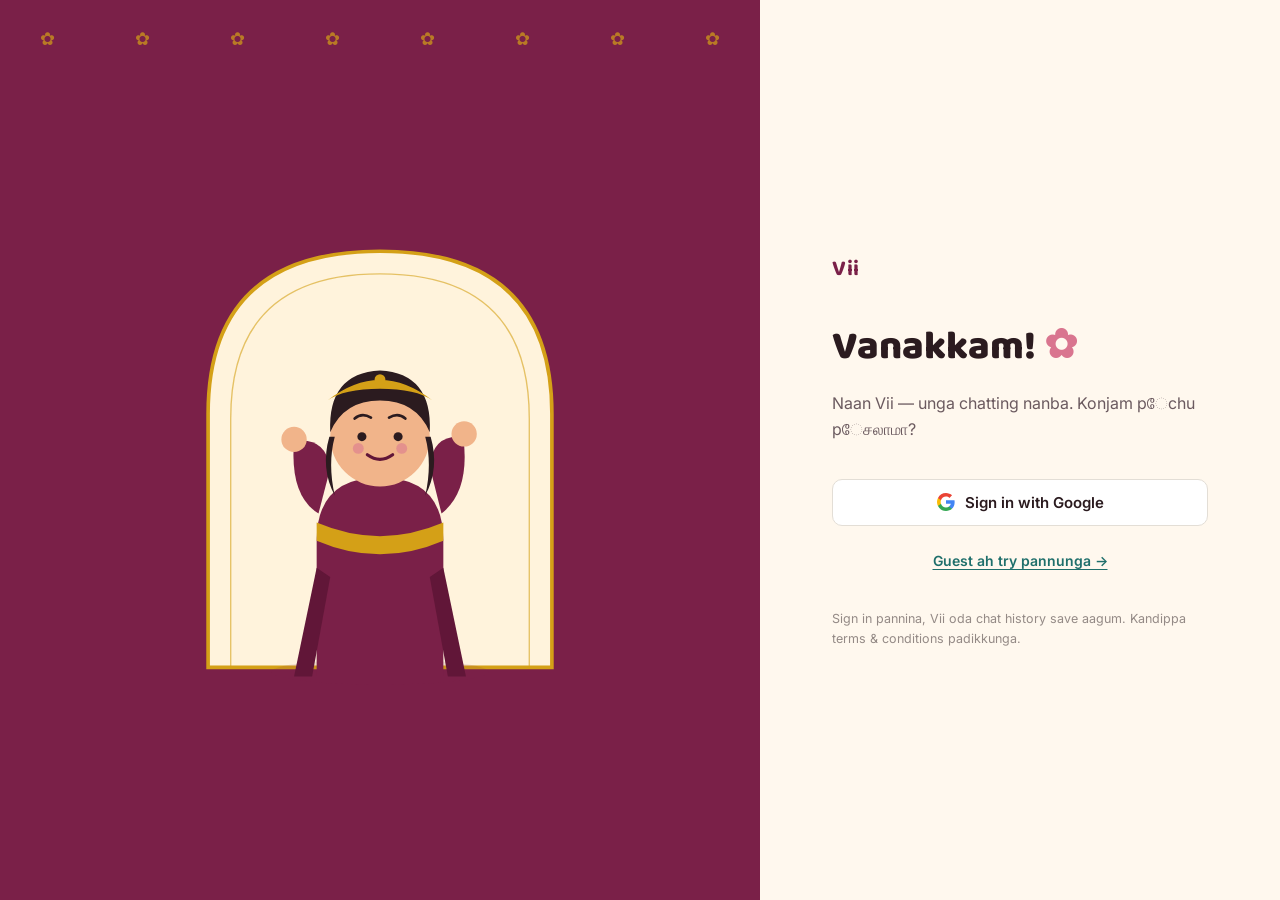
<file: index.html>
<!DOCTYPE html>
<html lang="en">
<head>
<meta charset="UTF-8">
<meta name="viewport" content="width=device-width, initial-scale=1.0">
<title>Vii — Unga Nanba AI</title>
<link rel="preconnect" href="https://fonts.googleapis.com">
<link href="https://fonts.googleapis.com/css2?family=Baloo+2:wght@500;600;700;800&family=Inter:wght@400;500;600&display=swap" rel="stylesheet">
<link rel="stylesheet" href="style.css">
</head>
<body>

<div class="login-wrap">

  <div class="art-side">
    <div class="jasmine-strip" aria-hidden="true">
      <span>&#10047;</span><span>&#10047;</span><span>&#10047;</span><span>&#10047;</span><span>&#10047;</span><span>&#10047;</span><span>&#10047;</span><span>&#10047;</span>
    </div>

    <svg class="arch" viewBox="0 0 420 520" xmlns="http://www.w3.org/2000/svg" role="img" aria-label="Vii, an animated girl character, waving hello">
      <path d="M20 500 L20 220 Q20 40 210 40 Q400 40 400 220 L400 500 Z" fill="#FFF3DC" stroke="#D4A017" stroke-width="4"/>
      <path d="M45 500 L45 225 Q45 65 210 65 Q375 65 375 225 L375 500 Z" fill="none" stroke="#D4A017" stroke-width="1.5" opacity="0.6"/>

      <g transform="translate(210,300)">
        <ellipse cx="0" cy="205" rx="120" ry="14" fill="#7A2048" opacity="0.12"/>

        <path d="M-70 210 L-70 60 Q-70 -10 0 -10 Q70 -10 70 60 L70 210 Z" fill="#7A2048"/>
        <path d="M-70 90 L-95 210 L-75 210 L-55 100 Z" fill="#611638"/>
        <path d="M70 90 L95 210 L75 210 L55 100 Z" fill="#611638"/>
        <path d="M-70 40 Q0 70 70 40 L70 60 Q0 90 -70 60 Z" fill="#D4A017"/>

        <path d="M-68 30 Q-100 10 -95 -50 Q-60 -55 -55 -20 Z" fill="#7A2048"/>
        <ellipse cx="-95" cy="-52" rx="14" ry="14" fill="#F1B48A"/>

        <g class="wave-arm">
          <path d="M68 30 Q100 5 92 -55 Q58 -58 55 -22 Z" fill="#7A2048"/>
          <ellipse cx="93" cy="-58" rx="14" ry="14" fill="#F1B48A"/>
        </g>

        <circle cx="0" cy="-55" r="55" fill="#F1B48A"/>
        <path d="M-55 -60 Q-58 -125 0 -128 Q58 -125 55 -60 Q40 -95 0 -95 Q-40 -95 -55 -60 Z" fill="#2B1B1F"/>
        <path d="M-56 -55 Q-66 -20 -50 10 Q-58 -25 -50 -55 Z" fill="#2B1B1F"/>
        <path d="M56 -55 Q66 -20 50 10 Q58 -25 50 -55 Z" fill="#2B1B1F"/>

        <circle cx="-20" cy="-55" r="5" fill="#2B1B1F"/>
        <circle cx="20" cy="-55" r="5" fill="#2B1B1F"/>
        <path d="M-28 -75 Q-20 -82 -10 -76" stroke="#2B1B1F" stroke-width="3" fill="none" stroke-linecap="round"/>
        <path d="M28 -75 Q20 -82 10 -76" stroke="#2B1B1F" stroke-width="3" fill="none" stroke-linecap="round"/>
        <path d="M-14 -35 Q0 -25 14 -35" stroke="#611638" stroke-width="3.5" fill="none" stroke-linecap="round"/>
        <circle cx="-24" cy="-42" r="6" fill="#D9758F" opacity="0.55"/>
        <circle cx="24" cy="-42" r="6" fill="#D9758F" opacity="0.55"/>

        <path d="M-58 -95 Q0 -140 58 -95 Q40 -108 0 -108 Q-40 -108 -58 -95 Z" fill="#D4A017"/>
        <circle cx="0" cy="-118" r="6" fill="#D4A017"/>
      </g>
    </svg>
  </div>

  <div class="card-side">
    <div class="brand-mark">Vii</div>
    <h1>Vanakkam! <span class="rose">&#10047;</span></h1>
    <p class="sub">Naan Vii — unga chatting nanba. Konjam pேchu pேசலாமா?</p>

    <button id="google-btn" class="google-btn">
      <svg width="18" height="18" viewBox="0 0 18 18" aria-hidden="true">
        <path fill="#4285F4" d="M17.64 9.2c0-.64-.06-1.25-.16-1.84H9v3.48h4.84a4.14 4.14 0 0 1-1.8 2.72v2.26h2.9c1.7-1.57 2.7-3.88 2.7-6.62z"/>
        <path fill="#34A853" d="M9 18c2.43 0 4.47-.8 5.96-2.18l-2.9-2.26c-.8.54-1.84.86-3.06.86-2.35 0-4.34-1.59-5.05-3.72H.98v2.33A9 9 0 0 0 9 18z"/>
        <path fill="#FBBC05" d="M3.95 10.7A5.4 5.4 0 0 1 3.66 9c0-.59.1-1.17.29-1.7V4.97H.98A9 9 0 0 0 0 9c0 1.45.35 2.83.98 4.03z"/>
        <path fill="#EA4335" d="M9 3.58c1.32 0 2.5.45 3.44 1.35l2.58-2.58C13.46.89 11.43 0 9 0A9 9 0 0 0 .98 4.97L3.95 7.3C4.66 5.17 6.65 3.58 9 3.58z"/>
      </svg>
      Sign in with Google
    </button>

    <button id="guest-btn" class="guest-btn">Guest ah try pannunga &rarr;</button>

    <p class="fine-print">Sign in pannina, Vii oda chat history save aagum. Kandippa terms &amp; conditions padikkunga.</p>
  </div>

</div>

<script src="script.js"></script>
</body>
</html>
</file>
<file: style.css>
* { margin: 0; padding: 0; box-sizing: border-box; }

:root {
  --cream: #FFF8EE;
  --maroon: #7A2048;
  --maroon-dark: #4A1329;
  --gold: #D4A017;
  --teal: #1F6F6B;
  --ink: #2B1B1F;
  --rose: #D9758F;
  --paper: #FFFFFF;
}

body {
  font-family: 'Inter', sans-serif;
  background: var(--cream);
  color: var(--ink);
  min-height: 100vh;
}

/* ---------- Login page ---------- */

.login-wrap {
  display: flex;
  min-height: 100vh;
}

.art-side {
  flex: 1.1;
  background: var(--maroon);
  display: flex;
  align-items: center;
  justify-content: center;
  position: relative;
  overflow: hidden;
  padding: 40px;
}

.jasmine-strip {
  position: absolute;
  top: 28px;
  left: 0;
  right: 0;
  display: flex;
  justify-content: space-around;
  color: var(--gold);
  font-size: 18px;
  opacity: 0.7;
}

.arch {
  width: 100%;
  max-width: 380px;
  height: auto;
}

.wave-arm {
  transform-origin: 55px -22px;
  animation: wave 1.6s ease-in-out infinite;
}

@keyframes wave {
  0%, 100% { transform: rotate(0deg); }
  50% { transform: rotate(-18deg); }
}

.card-side {
  flex: 1;
  display: flex;
  flex-direction: column;
  justify-content: center;
  padding: 60px 72px;
  max-width: 520px;
}

.brand-mark {
  font-family: 'Baloo 2', sans-serif;
  font-weight: 700;
  color: var(--maroon);
  font-size: 22px;
  letter-spacing: 0.5px;
  margin-bottom: 28px;
}

.card-side h1 {
  font-family: 'Baloo 2', sans-serif;
  font-weight: 800;
  font-size: 40px;
  color: var(--ink);
  margin-bottom: 12px;
}

.rose { color: var(--rose); }

.card-side .sub {
  font-size: 16px;
  color: #6B5A5F;
  line-height: 1.6;
  margin-bottom: 36px;
}

.google-btn {
  display: flex;
  align-items: center;
  justify-content: center;
  gap: 10px;
  width: 100%;
  padding: 13px 20px;
  border-radius: 10px;
  border: 1.5px solid #E3DED6;
  background: var(--paper);
  font-family: 'Inter', sans-serif;
  font-size: 15px;
  font-weight: 600;
  color: var(--ink);
  cursor: pointer;
  transition: border-color 0.15s, box-shadow 0.15s;
}

.google-btn:hover {
  border-color: var(--gold);
  box-shadow: 0 2px 10px rgba(212,160,23,0.18);
}

.guest-btn {
  width: 100%;
  margin-top: 14px;
  padding: 12px 20px;
  border-radius: 10px;
  border: none;
  background: none;
  font-family: 'Inter', sans-serif;
  font-size: 14px;
  font-weight: 600;
  color: var(--teal);
  cursor: pointer;
  text-decoration: underline;
  text-underline-offset: 3px;
}

.fine-print {
  margin-top: 28px;
  font-size: 12.5px;
  color: #948A86;
  line-height: 1.6;
}

@media (max-width: 760px) {
  .login-wrap { flex-direction: column; }
  .art-side { min-height: 300px; padding: 24px; }
  .arch { max-width: 260px; }
  .card-side { padding: 40px 28px; max-width: none; }
  .card-side h1 { font-size: 32px; }
}

/* ---------- Chat page ---------- */

.chat-shell {
  display: flex;
  flex-direction: column;
  height: 100vh;
}

.chat-header {
  display: flex;
  align-items: center;
  gap: 14px;
  padding: 16px 28px;
  background: var(--maroon);
  color: var(--cream);
}

.chat-header .avatar-mini {
  width: 42px;
  height: 42px;
  border-radius: 50%;
  background: var(--gold);
  display: flex;
  align-items: center;
  justify-content: center;
  font-family: 'Baloo 2', sans-serif;
  font-weight: 700;
  color: var(--maroon-dark);
  font-size: 18px;
}

.chat-header .who {
  flex: 1;
}

.chat-header .who .name {
  font-family: 'Baloo 2', sans-serif;
  font-weight: 700;
  font-size: 17px;
}

.chat-header .who .status {
  font-size: 12.5px;
  color: #E9C9D3;
}

.logout-link {
  background: none;
  border: 1px solid rgba(255,255,255,0.35);
  color: var(--cream);
  border-radius: 8px;
  padding: 7px 14px;
  font-size: 13px;
  font-family: 'Inter', sans-serif;
  cursor: pointer;
}

.logout-link:hover { background: rgba(255,255,255,0.1); }

.chat-body {
  flex: 1;
  overflow-y: auto;
  padding: 28px 18%;
  display: flex;
  flex-direction: column;
  gap: 16px;
}

@media (max-width: 900px) {
  .chat-body { padding: 20px 6%; }
}

.bubble {
  max-width: 68%;
  padding: 13px 17px;
  border-radius: 16px;
  font-size: 15px;
  line-height: 1.55;
}

.bubble.vii {
  align-self: flex-start;
  background: var(--paper);
  border: 1px solid #EFE7DC;
  border-bottom-left-radius: 4px;
}

.bubble.user {
  align-self: flex-end;
  background: var(--teal);
  color: white;
  border-bottom-right-radius: 4px;
}

.bubble .reason {
  display: block;
  margin-top: 8px;
  padding-top: 8px;
  border-top: 1px dashed #E3DED6;
  font-size: 12.5px;
  color: #8A7B76;
  font-style: italic;
}

.typing {
  align-self: flex-start;
  display: flex;
  gap: 4px;
  padding: 14px 17px;
  background: var(--paper);
  border: 1px solid #EFE7DC;
  border-radius: 16px;
  border-bottom-left-radius: 4px;
}

.typing span {
  width: 6px;
  height: 6px;
  border-radius: 50%;
  background: var(--rose);
  animation: blink 1.2s infinite;
}
.typing span:nth-child(2) { animation-delay: 0.2s; }
.typing span:nth-child(3) { animation-delay: 0.4s; }

@keyframes blink {
  0%, 80%, 100% { opacity: 0.25; }
  40% { opacity: 1; }
}

.chat-input-bar {
  display: flex;
  gap: 10px;
  padding: 18px 18%;
  background: var(--cream);
  border-top: 1px solid #EFE7DC;
}

@media (max-width: 900px) {
  .chat-input-bar { padding: 14px 6%; }
}

.chat-input-bar input {
  flex: 1;
  padding: 13px 18px;
  border-radius: 24px;
  border: 1.5px solid #E3DED6;
  font-family: 'Inter', sans-serif;
  font-size: 15px;
  outline: none;
}

.chat-input-bar input:focus {
  border-color: var(--gold);
}

.chat-input-bar button {
  width: 48px;
  height: 48px;
  border-radius: 50%;
  border: none;
  background: var(--maroon);
  color: white;
  font-size: 18px;
  cursor: pointer;
}

.chat-input-bar button:hover { background: var(--maroon-dark); }
</file>
